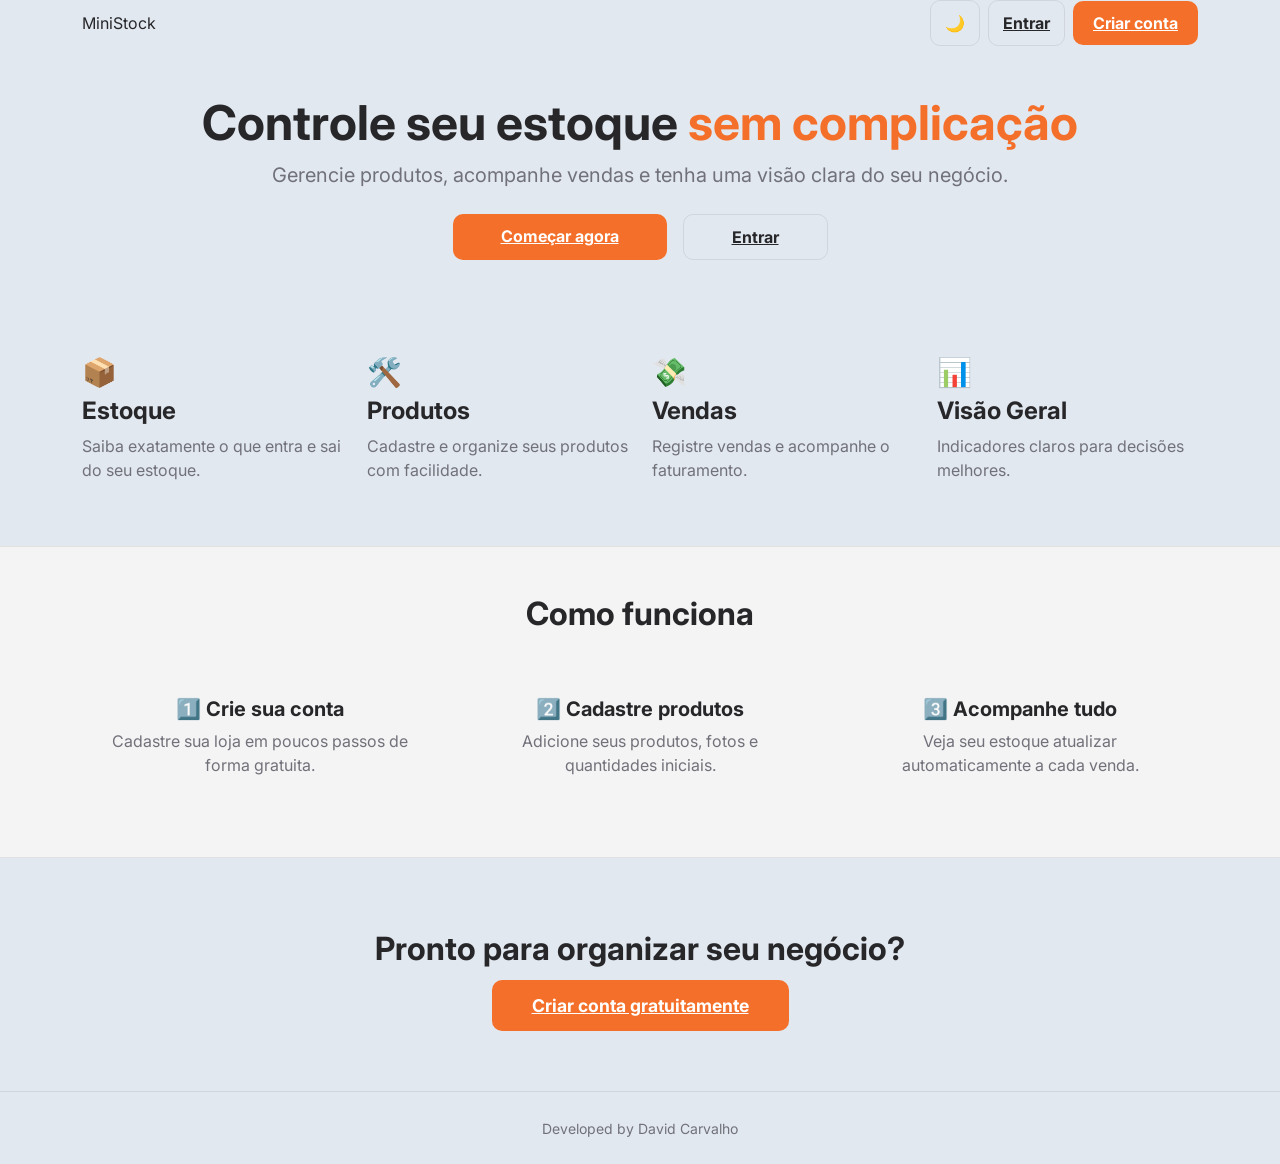
<file: index.html>
<!DOCTYPE html>
<html lang="pt-BR">
<head>
    <meta charset="UTF-8">
    <title>MiniStock | Controle de Estoque</title>
    <meta name="viewport" content="width=device-width, initial-scale=1">
    <link href="https://cdn.jsdelivr.net/npm/bootstrap@5.3.2/dist/css/bootstrap.min.css" rel="stylesheet">
    <link rel="stylesheet" href="./style/global.css">
    <script src="./script/auth/auth.js"></script>
</head>
<body>


<nav class="ms-navbar">
    <div class="container d-flex justify-content-between align-items-center">
        <a href="#" class="navbar-brand">MiniStock</a>
        <div class="d-flex gap-2 align-items-center">
            <button id="theme-toggle" class="theme-toggle">🌙</button>
            <div class="d-none d-sm-flex gap-2">
                <a href="./pages/auth/login.html" class="ms-btn ms-btn-outline">Entrar</a>
            </div>
            <a href="./pages/auth/register.html" class="ms-btn ms-btn-primary">Criar conta</a>
        </div>
    </div>
</nav>

<section class="ms-hero text-center py-5">
    <div class="container">
        <h1 class="display-5 fw-bold">Controle seu estoque <span style="color: var(--accent);">sem complicação</span></h1>
        <p style="color: var(--text-sub)" class="fs-5 mb-4 px-3">Gerencie produtos, acompanhe vendas e tenha uma visão clara do seu negócio.</p>
        <div class="d-flex flex-column flex-sm-row justify-content-sm-center gap-3 px-4 px-sm-0">
            <a href="./pages/auth/register.html" class="ms-btn ms-btn-primary px-sm-5">Começar agora</a>
            <a href="./pages/auth/login.html" class="ms-btn ms-btn-outline px-sm-5">Entrar</a>
        </div>
    </div>
</section>

<section class="py-5">
    <div class="container">
        <div class="row g-4">
            <div class="col-12 col-md-3">
                <div class="ms-feature-card">
                    <h3>📦</h3>
                    <h4 class="fw-bold">Estoque</h4>
                    <p style="color: var(--text-sub)">Saiba exatamente o que entra e sai do seu estoque.</p>
                </div>
            </div>
            <div class="col-12 col-md-3">
                <div class="ms-feature-card">
                    <h3>🛠️</h3>
                    <h4 class="fw-bold">Produtos</h4>
                    <p style="color: var(--text-sub)">Cadastre e organize seus produtos com facilidade.</p>
                </div>
            </div>
            <div class="col-12 col-md-3">
                <div class="ms-feature-card">
                    <h3>💸</h3>
                    <h4 class="fw-bold">Vendas</h4>
                    <p style="color: var(--text-sub)">Registre vendas e acompanhe o faturamento.</p>
                </div>
            </div>
            <div class="col-12 col-md-3">
                <div class="ms-feature-card">
                    <h3>📊</h3>
                    <h4 class="fw-bold">Visão Geral</h4>
                    <p style="color: var(--text-sub)">Indicadores claros para decisões melhores.</p>
                </div>
            </div>
        </div>
    </div>
</section>

<section class="py-5" style="background-color: var(--bg-card); border-top: 1px solid var(--border); border-bottom: 1px solid var(--border);">
    <div class="container text-center">
        <h2 class="fw-bold mb-5">Como funciona</h2>
        <div class="row g-4">
            <div class="col-12 col-md-4">
                <div class="p-3">
                    <h5 class="fw-bold">1️⃣ Crie sua conta</h5>
                    <p style="color: var(--text-sub)">Cadastre sua loja em poucos passos de forma gratuita.</p>
                </div>
            </div>
            <div class="col-12 col-md-4">
                <div class="p-3">
                    <h5 class="fw-bold">2️⃣ Cadastre produtos</h5>
                    <p style="color: var(--text-sub)">Adicione seus produtos, fotos e quantidades iniciais.</p>
                </div>
            </div>
            <div class="col-12 col-md-4">
                <div class="p-3">
                    <h5 class="fw-bold">3️⃣ Acompanhe tudo</h5>
                    <p style="color: var(--text-sub)">Veja seu estoque atualizar automaticamente a cada venda.</p>
                </div>
            </div>
        </div>
    </div>
</section>

<section class="py-5 text-center">
    <div class="container py-4">
        <h2 class="fw-bold mb-4">Pronto para organizar seu negócio?</h2>
        <a href="./pages/auth/register.html" class="ms-btn ms-btn-primary" style="padding: 15px 40px; font-size: 1.1rem;">
            Criar conta gratuitamente
        </a>
    </div>
</section>

<footer class="text-center py-4 border-top" style="border-color: var(--border) !important; margin-top: auto;">
    <small style="color: var(--text-sub)">Developed by David Carvalho</small>
</footer>

<script src="./script/theme.js"></script>
</body>
</html>
</file>
<file: style/global.css>
/* 🎨 MINISTOCK | Global Styles & Design System
   Define a paleta de cores, tipografia e componentes base do sistema.
*/

@import url('https://fonts.googleapis.com/css2?family=Inter:wght@400;500;600;700;800&display=swap');

:root {
    /* Paleta Light - Tons cinza 'concreto' e 'gelo' */
    --bg-body: #e2e8f0; 
    --bg-card: #f4f4f5; 
    --text-main: #27272a; 
    --text-sub: #71717a; 

    /* Identidade Visual - Laranja Assinatura */
    --accent: #f4702a; 
    --accent-hover: #d95f21;

    /* Elementos de Interface */
    --border: rgba(0, 0, 0, 0.08); 
    --input-bg: #e4e4e7; 
    --shadow: 0 4px 15px rgba(0, 0, 0, 0.04);
    --table-hover: rgba(244, 112, 42, 0.04);
}

.dark-mode {
    /* Paleta Dark - Alto contraste e profundidade */
    --bg-body: #08090a; 
    --bg-card: rgba(18, 20, 24, 0.8); 
    --text-main: #f1f5f9; 
    --text-sub: #64748b;
    --border: rgba(255, 255, 255, 0.05); 
    --input-bg: rgba(0, 0, 0, 0.3);
    --shadow: 0 4px 20px rgba(0, 0, 0, 0.8);
    --table-hover: rgba(255, 255, 255, 0.02);
}

* { box-sizing: border-box; font-family: 'Inter', sans-serif; }

body {
    margin: 0;
    background-color: var(--bg-body);
    color: var(--text-main);
    transition: background 0.3s ease;
}

/* Auxiliares de Cor e Tipografia */
.text-accent { color: var(--accent) !important; }

.dark-mode h1, .dark-mode h2, .dark-mode h3, 
.dark-mode label, .dark-mode .ms-label, .dark-mode .text-muted {
    color: var(--text-main) !important;
}

/* Componentes de Ação (Botões e Toggles) */
.ms-btn {
    padding: 10px 20px; border-radius: 10px; font-weight: 700;
    cursor: pointer; border: none; transition: all 0.2s ease;
}

.ms-btn-primary { background: var(--accent); color: #ffffff !important; }
.ms-btn-primary:hover { background: var(--accent-hover); transform: translateY(-2px); }

.ms-btn-outline, .theme-toggle {
    background-color: transparent; border: 1px solid var(--border);
    color: var(--text-main); padding: 10px 14px; border-radius: 10px;
    cursor: pointer; transition: all 0.2s ease;
}

/* Customização da Barra de Rolagem */ 
::-webkit-scrollbar { width: 8px; height: 8px; }
::-webkit-scrollbar-track { background: var(--bg-body); }
::-webkit-scrollbar-thumb { background: var(--border); border-radius: 10px; }
</file>
